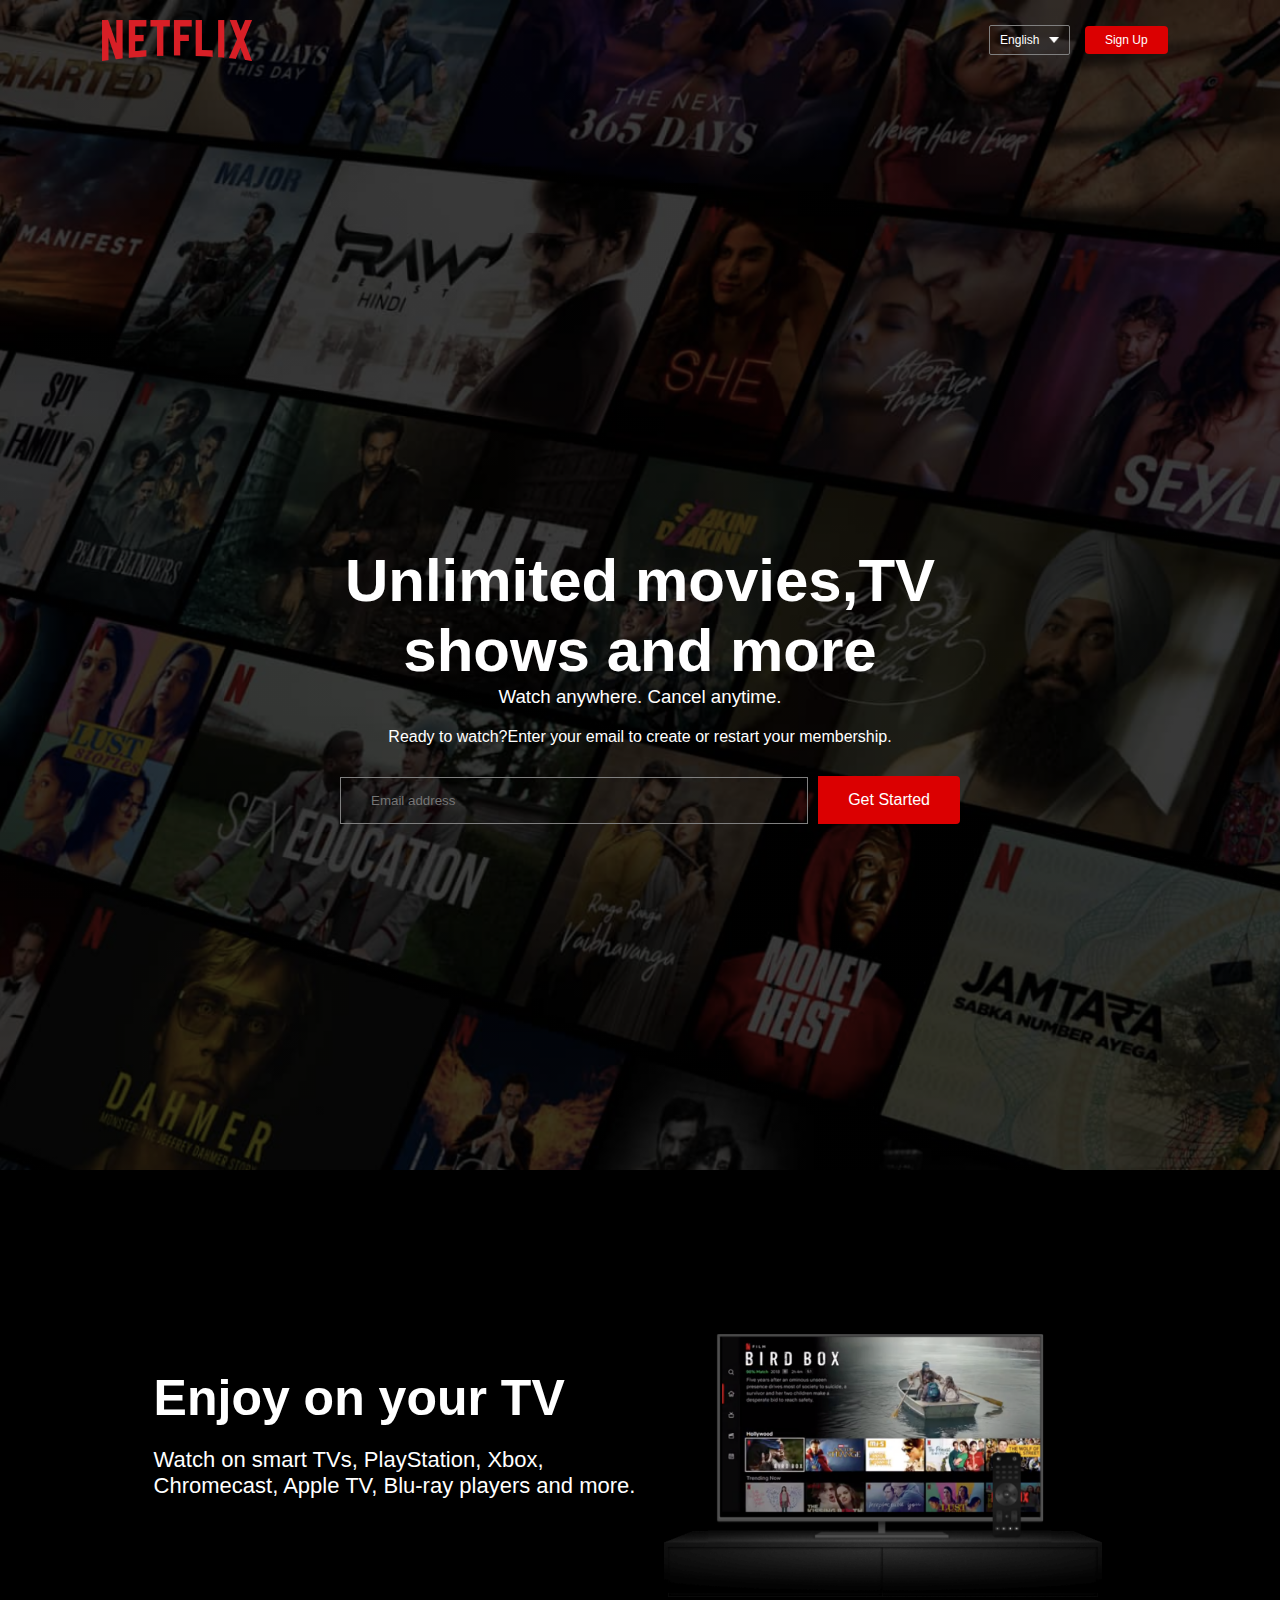
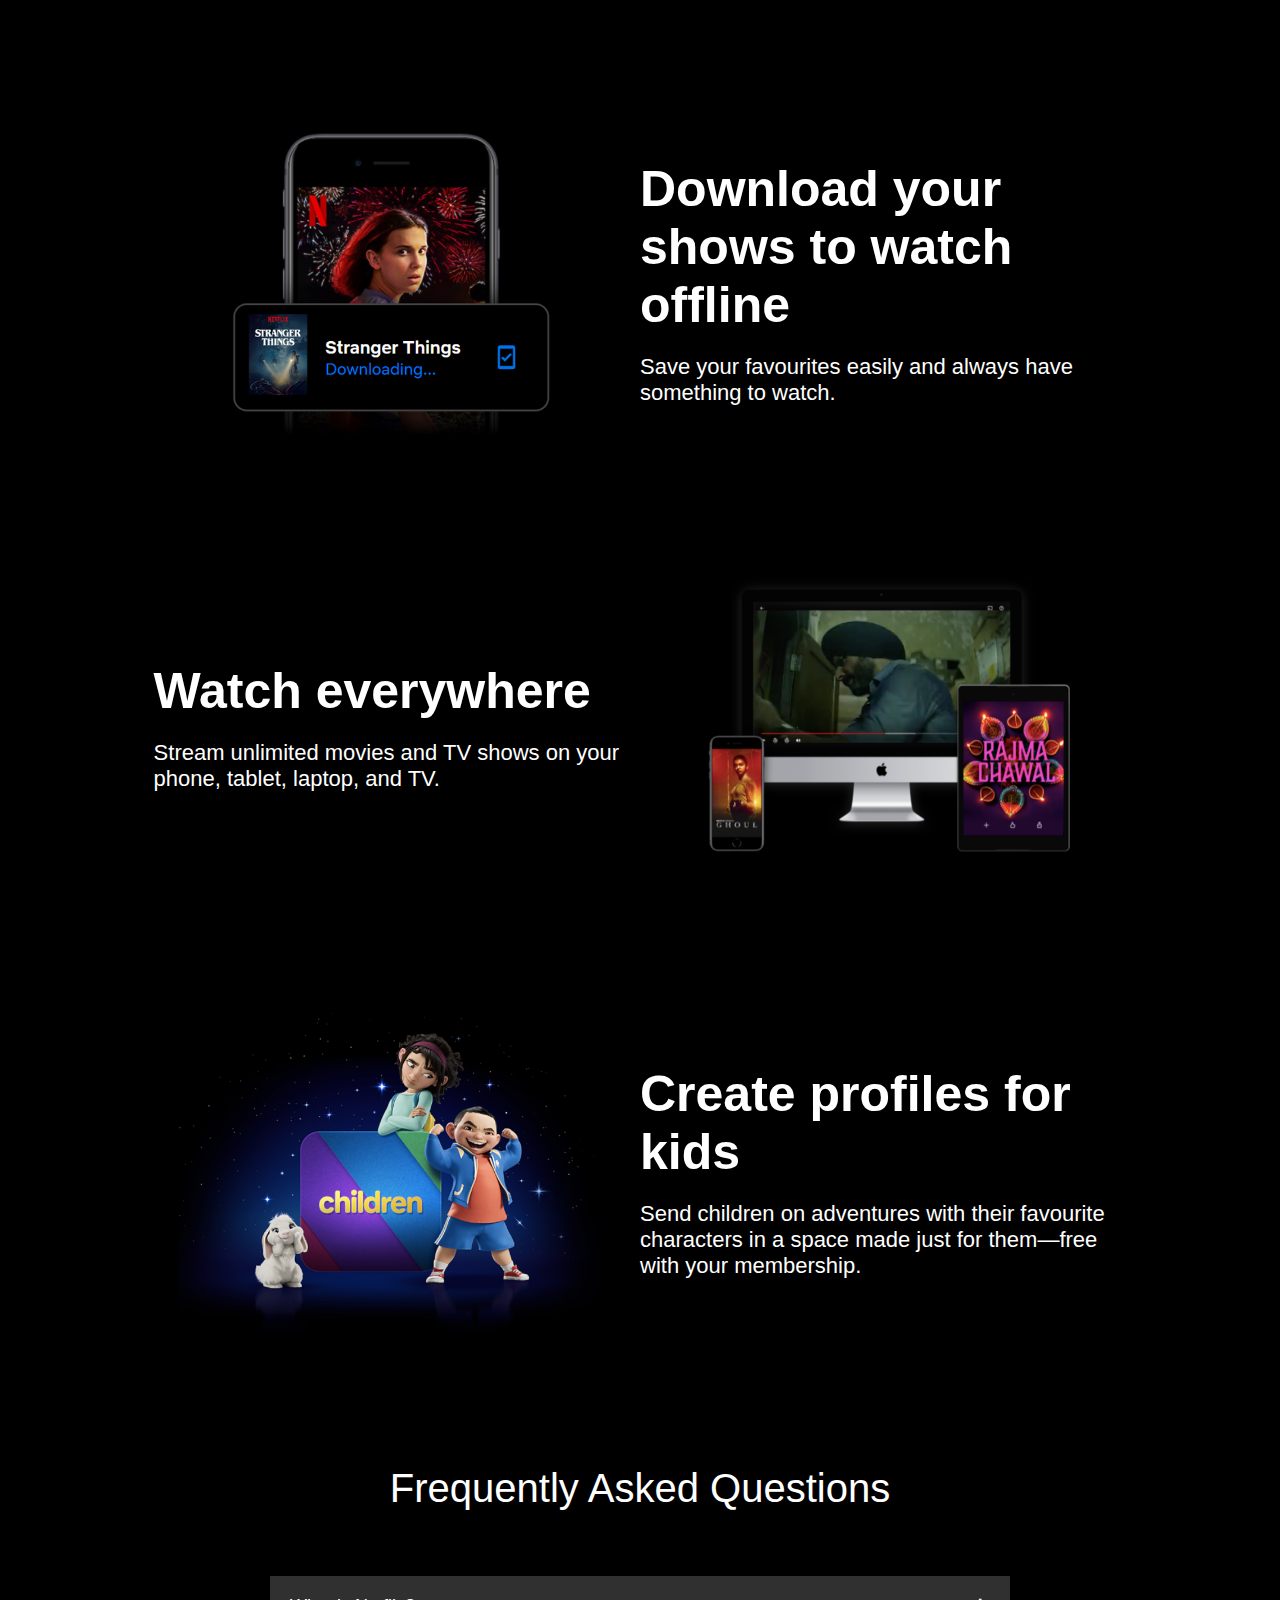
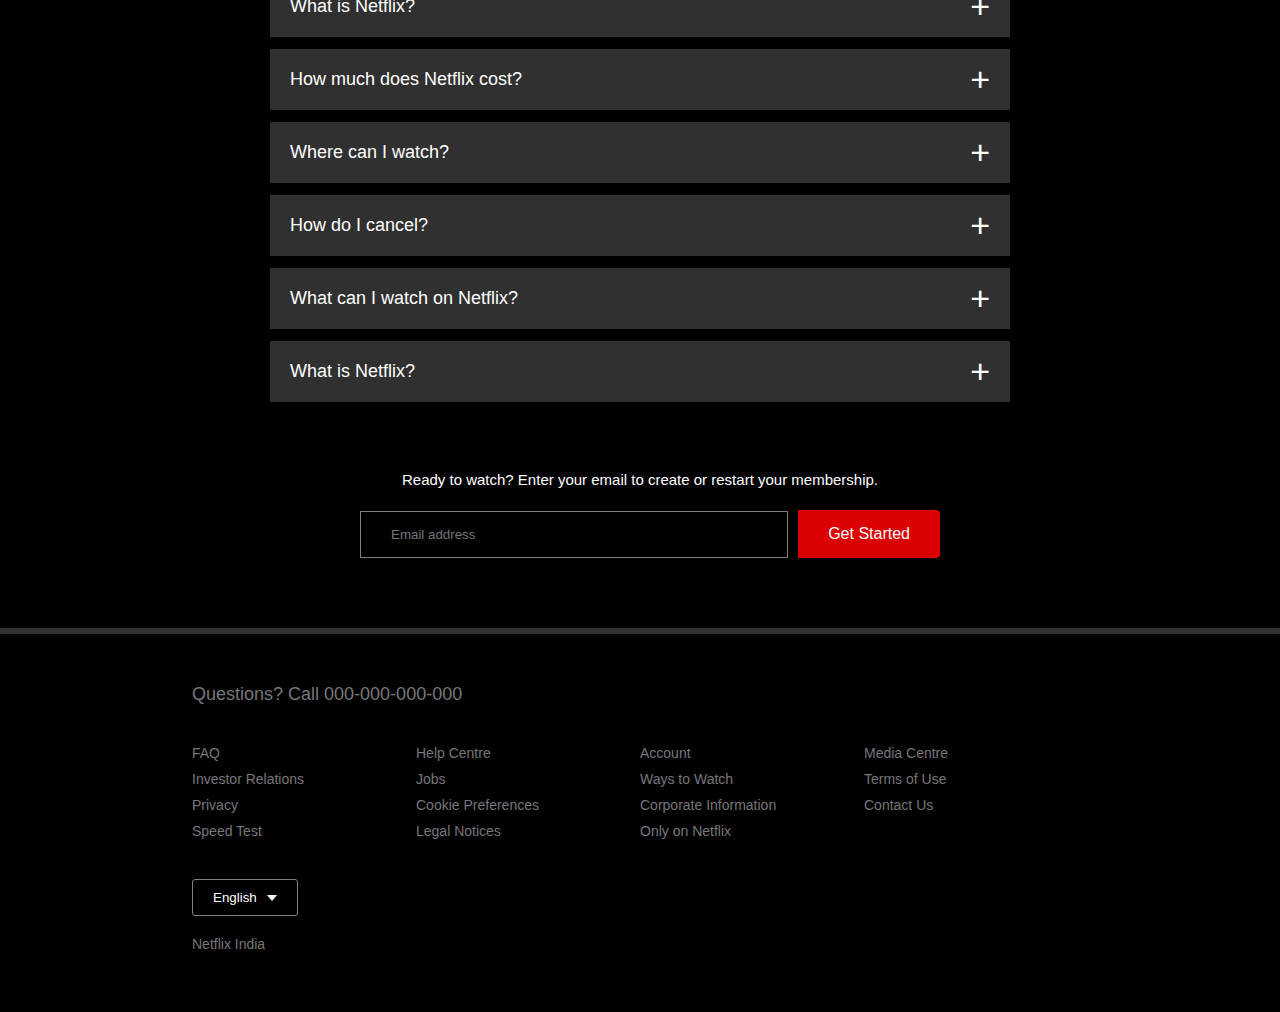
<file: index.html>
<!DOCTYPE html>
<html lang="en">
<head>
    <meta charset="UTF-8">
    <meta name="viewport" content="width=device-width, initial-scale=1.0">
    <title>netflix clone</title>
    <link rel="stylesheet" href="netflix.css">
</head>
<body>
    <div class="header">
        <nav>
            <img src="logo.png" class="logo">
            <div>
                <button class="language-btn">English<img src="down-icon.png"></button>
                <button>Sign Up</button>
            </div>
        </nav>
        <div class="header-content">

            <h1>Unlimited movies,TV shows and more</h1>
            <h3>Watch anywhere. Cancel anytime.</h3>
            <p>Ready to watch?Enter your email to create or restart your membership.</p>
            <form class="email-signup">
                <input type="email" placeholder="Email address" id="email" name="email" required>
                <button type="submit">Get Started</button>
            </form>
            
        </div>
    </div>
    <div class="features">
        <div class="row">
            <div class="text-col">
                <h2>Enjoy on your TV</h2>
                <p>Watch on smart TVs, PlayStation, Xbox, Chromecast, Apple TV, Blu-ray players and more.</p>
            </div>
            <div class="img-col">
                <img src="feature-1.png">
            </div>
        </div>
        <div class="row">
            <div class="img-col">
                <img src="feature-2.png">
            </div>
            <div class="text-col">
                <h2>Download your shows to watch offline</h2>
                <p>Save your favourites easily and always have something to watch.</p>
            </div>
            
        </div>
        <div class="row">
            <div class="text-col">
                <h2>Watch everywhere</h2>
                <p>Stream unlimited movies and TV shows on your phone, tablet, laptop, and TV.</p>
            </div>
            <div class="img-col">
                <img src="feature-3.png">
            </div>
        </div>
        <div class="row">
            <div class="img-col">
                <img src="feature-4.png">
            </div>
            <div class="text-col">
                <h2>Create profiles for kids</h2>
                <p>Send children on adventures with their favourite characters in a space made just for them—free with your membership.</p>
            </div>
           
        </div>
        
    </div>
    <div class="faq">
        <h2>Frequently Asked Questions</h2>
        <ul class="accordion">
            <li>
                <input type="radio" name="accordion" id="first">
                <label for="first">What is Netflix?</label>
                <div class="content">
                    <p>Lorem, ipsum dolor sit amet consectetur adipisicing elit.
                     Cum quasi, voluptatem consequuntur iusto doloribus quis, praesentium ratione rerum fugiat 
                     dolor harum illum numquam. Quam voluptate accusantium quisquam laudantium 
                     quibusdam nobis.</p>
                </div>
            </li>
            <li>
                <input type="radio" name="accordion" id="second">
                <label for="second">How much does Netflix cost?</label>
                <div class="content">
                    <p>Lorem ipsum dolor, sit amet consectetur adipisicing elit.
                        Numquam similique accusantium exercitationem laudantium velit, ratione
                        ex non. Error accusantium, iure, tempora quas ad eaque quisquam illo 
                        ipsum suscipit, fugiat rerum?</p>
                </div>
            </li>
            <li>
                <input type="radio" name="accordion" id="third">
                <label for="third">Where can I watch?</label>
                <div class="content">
                    <p>
                        Lorem ipsum dolor sit amet consectetur adipisicing elit. Reprehenderit, tempora. Nobis voluptatum vitae possimus ab reiciendis necessitatibus facere sequi?
                        Iure commodi quidem aliquid ratione ab totam fugiat deserunt illo culpa.
                    </p>
                </div>
            </li>
            <li>
                <input type="radio" name="accordion" id="fourth">
                <label for="fourth">How do I cancel?</label>
                <div class="content">
                    <p>Lorem, ipsum dolor sit amet consectetur adipisicing elit. Magnam ea, nisi commodi sunt numquam laborum? Vel mollitia, provident 
                        odit praesentium ipsa quae blanditiis, quibusdam iure tempore 
                        rerum ratione unde consectetur!</p>
                </div>
            </li>
            <li>
                <input type="radio" name="accordion" id="fifth">
                <label for="fifth">What can I watch on Netflix?</label>
                <div class="content">
                    <p>Lorem, ipsum dolor sit amet consectetur adipisicing elit.
                     Cum quasi, voluptatem consequuntur iusto doloribus quis, praesentium ratione rerum fugiat 
                     dolor harum illum numquam. Quam voluptate accusantium quisquam laudantium 
                     quibusdam nobis.</p>
                </div>
            </li>
            <li>
                <input type="radio" name="accordion" id="sixth">
                <label for="sixth">What is Netflix?</label>
                <div class="content">
                    <p>Lorem, ipsum dolor sit amet consectetur adipisicing elit.
                     Cum quasi, voluptatem consequuntur iusto doloribus quis, praesentium ratione rerum fugiat 
                     dolor harum illum numquam. Quam voluptate accusantium quisquam laudantium 
                     quibusdam nobis.</p>
                </div>
            </li>

        </ul>
        <small>Ready to watch? Enter your email to create or restart your membership.</small>
        <form class="email-signup">
            <input type="email" placeholder="Email address" id="email" name="email" required>
            <button type="submit">Get Started</button>
        </form>
    </div>
    <div class="footer">
            <h2>Questions? Call 000-000-000-000</h2>
            <div class="row">
                <div class="col">
                    <a href="#">FAQ</a>
                    <a href="#">Investor Relations</a>
                    <a href="#">Privacy</a>
                    <a href="#">Speed Test</a>
                </div>
                <div class="col">
                    <a href="#">Help Centre</a>
                    <a href="#">Jobs</a>
                    <a href="#">Cookie Preferences</a>
                    <a href="#">Legal Notices</a>
                </div>
                <div class="col">
                    <a href="#">Account</a>
                    <a href="#">Ways to Watch</a>
                    <a href="#">Corporate Information</a>
                    <a href="#">Only on Netflix</a>
                </div>
                <div class="col">
                    <a href="#">Media Centre</a>
                    <a href="#">Terms of Use</a>
                    <a href="#">Contact Us</a>
                </div>
                   
            </div>
            <button class="language-btn">English<img src="down-icon.png"></button>
            <p>Netflix India</p>
          
        </div>

  
    
</body>
</html>
</file>
<file: netflix.css>
*{
    margin:0;
    padding:0;
    font-family: "Poppins",sans-serif;
    box-sizing:border-box;
}
body{
    background-color:black;
    color:white;
}
.header{
    width:100%;
    height:130vh;
    background-image: linear-gradient(rgba(0,0,0,0.7),rgba(0,0,0,0.7)),url(header-image.png);
    background-size: cover;    
    background-position: center; 
    padding:10px 8%;
    position:relative;
}
nav{
  display:flex;   
  align-items: center;
  justify-content: space-between;
  padding:10px 0;
}
.logo{
    width: 150px;
    cursor:pointer;
}
nav button{
    border:0;
    outline:0;
    background: #db0001;
    color:#fff;
    padding:7px 20px;
    font-size:12px;
    border-radius:4px;
    margin-right:10px;
    cursor:pointer;
} 
.language-btn{
    display: inline-flex;
    align-items: center;
    background: transparent;
    border:1px grey solid;
    border-radius:2px;
    padding:7px 10px;
}
.language-btn img{
    width:10px;
    margin-left:10px;
}
 .header-content{
    /*we do this so that top se 50% niche (jese original website ke center m hai) m dikhe */
    position:absolute;
    top:50%;
    left:50%;
    transform:translate(-50%,-50%);
    text-align:center;
    margin-top:100px;   
}
.header-content h1{
    font-size:60px;
    line-height:70px;
    font-weight:600;
    max-width:650px;
}
.header-content h3{
    font-weight: 400;
    margin-bottom:20px ;
}
.header-content p{
    font-weight: 400;
    margin-bottom: 10px;
}
.email-signup{
    background:transparent;
    border-radius: 4px;
    display: flex;
    align-items: center;
    margin-top: 30px;
    overflow: hidden;
}
.email-signup input{
    background: transparent;
    color:white;
    flex:1;
    border:1px grey solid;
    outline:0;
    margin-left: 20px;
    padding:15px 30px;
    margin-right:10px;

}
.email-signup button{
    background: #db0001;
    border:0;
    outline:0;
    color:white;
    font-size: 16px;
    cursor: pointer;
    padding: 15px 30px;
}
.features{
    padding: 50px 12%;
    font-size: 22px;

}
.features .row{
    display: flex; 
    width:100%;
    align-items: center;
    flex-wrap: wrap;
    padding:50px 0;
   
}
.text-col{
    flex-basis:50%;
    margin-bottom: 20px;
}
.img-col{
    flex-basis:50%;
    margin-bottom: 20px;
}
.img-col img{
    display:block;
    width: 90%;
    margin: auto;
}
.features .row .text-col h2{
    font-size: 50px;
    font-weight: 600;
    margin-bottom: 20px;
}
.faq{
    padding:10px 12%;
    text-align:center;
    font-size:18px;
}
.faq h2{
    font-weight: 500;
    font-size: 40px;
}
.accordion{
    margin:60px auto;
    width:100%;
    max-width: 750px;
}
.accordion li{
    list-style: none;
    width:100%;
    padding:5px;
}
.accordion li label{
    display:flex;
    align-items:center;
    padding:20px;
    font-size:18px;
    font-weight: 500;
    background: #303030;
    margin-bottom:2px;
    cursor:pointer;
    position:relative;
}
label::after{
    content:'+';
    font-size: 34px;
    position: absolute;
    right:20px;
    transition: transform 0.5s;
}
input[type="radio"]{
    display: none;
}
.accordion .content{
    background: #303030;
    text-align: left;
    padding:0 20px;
    max-height: 0;
    overflow: hidden;
    transition: max-height 0.5s,padding 0.5s;
}
.accordion input[type="radio"]:checked +label +.content{
    max-height:600px;
    padding:30px 20px;
}
.accordion input[type="radio"]:checked +label::after{
    transform: rotate(135deg);
}
.faq .email-signup{
    max-width: 600px;
    margin:20px auto 60px;
}
.faq .small{
    font-size:13px;
}
.footer{
    padding:50px 15% 10px;
    border-top:6px solid #333;
    color:#777; 
}
.footer h2{
    font-size: 18px;
    font-weight:400;
    margin-bottom:30px;
}
.footer .col{
    flex-basis:25%;
    flex-grow:1;
    margin-bottom: 20px;
    
}
.footer .col a{
    display:block;
    text-decoration: none;
    color:#777;
    font-size: 14px;
    margin-bottom:10px;
    
}
.footer .row{
    display: flex;
    align-items: flex-start;
    padding:10px 0;
    flex-wrap: wrap;
}
.footer .language-btn{
    color:#fff;
    padding:10px 20px;
    border-radius: 3px;
}
.footer p{
    font-size: 14px;
    margin-top:20px;
    margin-bottom: 50px;
}
@media only screen and (max-width:600px){
    .logo{
        width: 100px;
    }
    nav button{
        padding:5px 10px;
    }
    nav .language-btn{
        padding: 4px 8px;
    }
    .header-content{
        position: unset;
        transform: none;
        padding-top: 150px;

    }
    .header-content h1{
        font-size: 30px;
    }
    .email-signup button{
        font-size: 12px;
        padding: 10px 15px;

    }
    .text-col,.img-col{
        flex-basis: 100%;
    }
    .features h2{
        font-size: 30px;
    }
    .features p{
        font-size: 15px;
    }
    .row:nth-child(2),.row:nth-child(4){
        flex-direction: column-reverse;
    }
    .features .row{
        padding:10px 0;
    }
    .faq h2{
        font-size: 20px;
    }
    .accordion .content{
        font-size: 14px;
    }
    .accordion li label{
        padding:10px;
        font-size: 14px;
    }
    label::after{
        font-size: 22px;
    }
}
</file>
